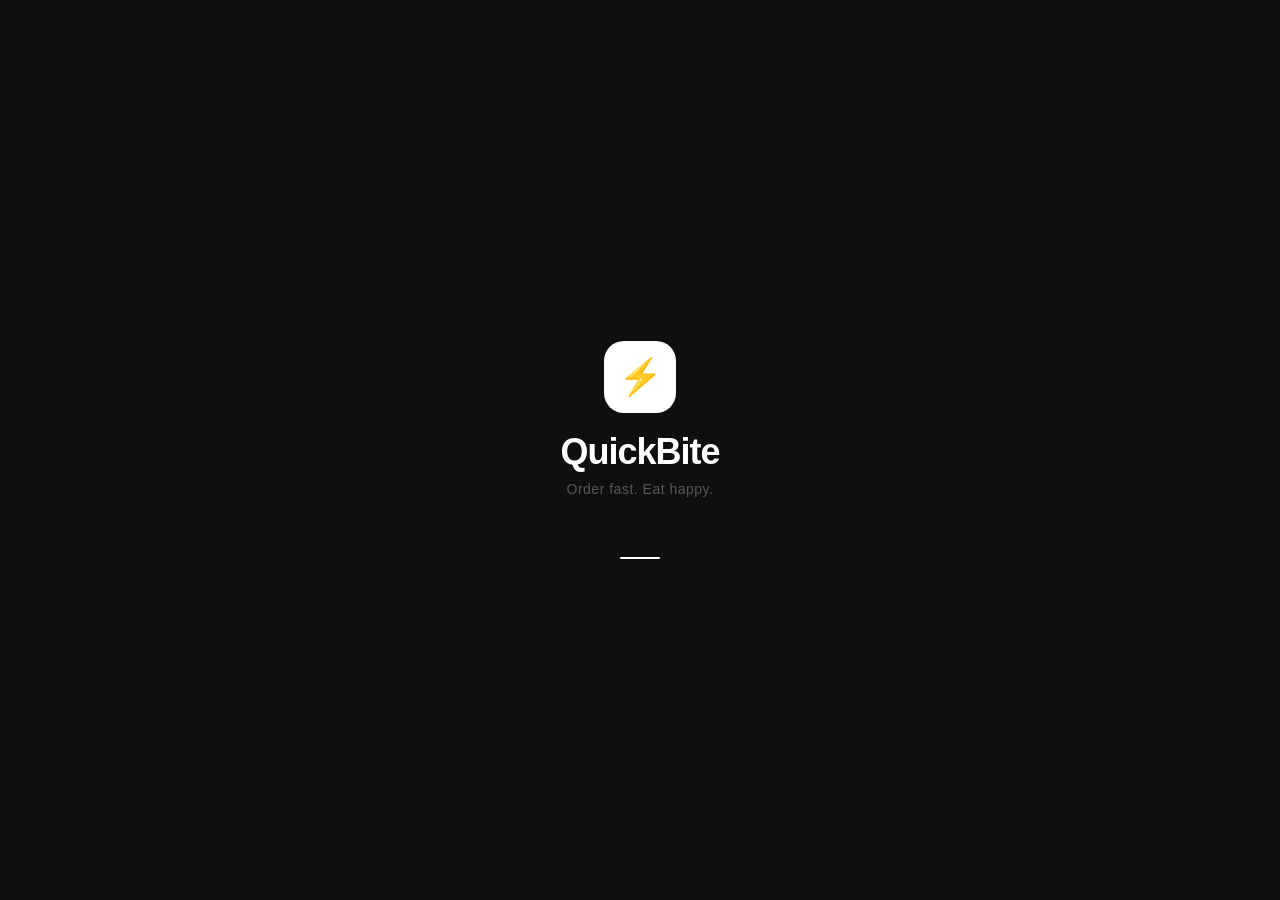
<file: index.html>
<!DOCTYPE html>
<html lang="en">
<head>
<meta charset="UTF-8">
<meta name="viewport" content="width=device-width, initial-scale=1.0, maximum-scale=1.0">
<title>QuickBite</title>
<style>
  * { margin: 0; padding: 0; box-sizing: border-box; }
  body {
    background: #0f0f0f;
    display: flex; flex-direction: column;
    align-items: center; justify-content: center;
    height: 100vh;
    font-family: 'Segoe UI', -apple-system, sans-serif;
    overflow: hidden;
  }
  .logo-mark {
    width: 72px; height: 72px;
    background: #fff;
    border-radius: 20px;
    display: flex; align-items: center; justify-content: center;
    font-size: 36px;
    animation: appear 0.6s cubic-bezier(0.34, 1.56, 0.64, 1) both;
  }
  .name {
    color: #fff;
    font-size: 36px;
    font-weight: 800;
    letter-spacing: -1px;
    margin-top: 18px;
    animation: rise 0.5s 0.2s ease both;
  }
  .tagline {
    color: #555;
    font-size: 14px;
    margin-top: 8px;
    letter-spacing: 0.5px;
    animation: rise 0.5s 0.35s ease both;
  }
  .progress {
    margin-top: 60px;
    width: 40px; height: 2px;
    background: #222;
    border-radius: 2px;
    overflow: hidden;
    animation: rise 0.3s 0.5s ease both;
  }
  .progress-fill {
    height: 100%; width: 0;
    background: #fff;
    animation: fill 2s 0.5s ease forwards;
  }
  @keyframes appear {
    from { opacity: 0; transform: scale(0.6); }
    to { opacity: 1; transform: scale(1); }
  }
  @keyframes rise {
    from { opacity: 0; transform: translateY(8px); }
    to { opacity: 1; transform: translateY(0); }
  }
  @keyframes fill { from { width: 0; } to { width: 100%; } }
</style>
</head>
<body>
<div class="logo-mark">⚡</div>
<div class="name">QuickBite</div>
<div class="tagline">Order fast. Eat happy.</div>
<div class="progress"><div class="progress-fill"></div></div>
<script>setTimeout(() => { window.location.href = 'login.html'; }, 2600);</script>
</body>
</html>
</file>
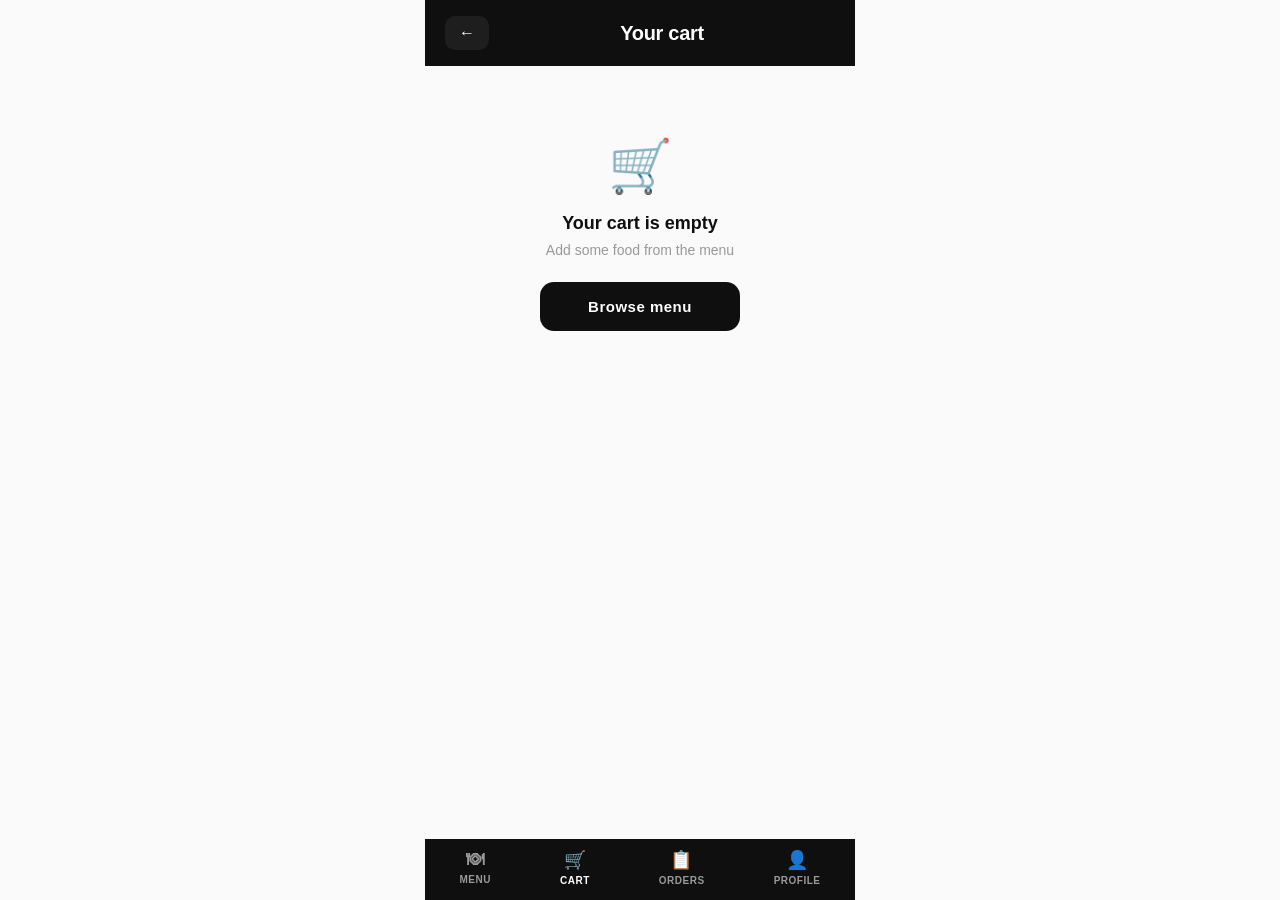
<file: cart.html>
<!DOCTYPE html>
<html lang="en">
<head>
<meta charset="UTF-8">
<meta name="viewport" content="width=device-width, initial-scale=1.0, maximum-scale=1.0">
<title>QuickBite – Cart</title>
<link rel="stylesheet" href="style.css">
<style>
  .cart-item {
    display: flex; align-items: center; gap: 14px;
    padding: 14px 20px; border-bottom: 1px solid #f0f0f0;
    background: #fff;
  }
  .item-emoji { font-size: 32px; min-width: 40px; text-align: center; }
  .item-info { flex: 1; }
  .item-name { font-size: 14px; font-weight: 700; }
  .item-price { font-size: 13px; color: #999; margin-top: 2px; }
  .qty-row { display: flex; align-items: center; gap: 10px; }
  .q-btn { width: 28px; height: 28px; border-radius: 8px; border: 1px solid #e8e8e8; background: #fff; font-size: 16px; cursor: pointer; display: flex; align-items: center; justify-content: center; font-weight: 600; transition: background 0.12s; }
  .q-btn:hover { background: #f5f5f5; }
  .q-num { font-size: 15px; font-weight: 700; min-width: 18px; text-align: center; }
  .items-section { background: #fff; border-top: 1px solid #f0f0f0; margin-bottom: 8px; }
  .checkout-section { margin: 0 20px; }
  .total-card {
    background: #fff; border: 1px solid #e8e8e8; border-radius: 16px;
    padding: 16px 18px; display: flex; align-items: center;
    justify-content: space-between; margin-bottom: 20px;
  }
  .total-label { font-size: 14px; color: #999; }
  .total-val { font-size: 24px; font-weight: 800; letter-spacing: -0.5px; }
  .items-header { padding: 16px 20px 8px; display: flex; align-items: center; justify-content: space-between; }
  .items-header span { font-size: 11px; font-weight: 700; letter-spacing: 1px; text-transform: uppercase; color: #aaa; }
  .clear-btn { font-size: 12px; color: #aaa; background: none; border: none; cursor: pointer; font-weight: 600; }
  .clear-btn:hover { color: #0f0f0f; }
</style>
</head>
<body>

<div class="topbar">
  <a class="back-btn" href="menu.html">←</a>
  <h1>Your cart</h1>
  <div></div>
</div>

<div id="cart-content"></div>

<div class="bottomnav">
  <a href="menu.html"><span class="nav-icon">🍽</span>Menu</a>
  <a href="cart.html" class="active"><span class="nav-icon">🛒</span>Cart</a>
  <a href="history.html"><span class="nav-icon">📋</span>Orders</a>
  <a href="profile.html"><span class="nav-icon">👤</span>Profile</a>
</div>

<script>
function getCart(){ return JSON.parse(localStorage.getItem('qb_cart')||'[]'); }
function saveCart(c){ localStorage.setItem('qb_cart',JSON.stringify(c)); render(); }

function changeQty(id, d) {
  let cart = getCart();
  const item = cart.find(i=>i.id===id);
  if(item){ item.qty+=d; if(item.qty<=0) cart=cart.filter(i=>i.id!==id); }
  saveCart(cart);
}

function render() {
  const cart = getCart();
  const c = document.getElementById('cart-content');
  if(!cart.length) {
    c.innerHTML = `<div class="empty-state">
      <div class="empty-icon">🛒</div>
      <h3>Your cart is empty</h3>
      <p>Add some food from the menu</p>
      <a class="btn-primary" href="menu.html" style="max-width:200px;margin:0 auto;">Browse menu</a>
    </div>`;
    return;
  }
  const total = cart.reduce((s,i)=>s+i.price*i.qty,0);
  c.innerHTML = `
    <div class="items-section">
      <div class="items-header">
        <span>Order items</span>
        <button class="clear-btn" onclick="if(confirm('Clear cart?')){localStorage.setItem('qb_cart','[]');render();}">Clear all</button>
      </div>
      ${cart.map(i=>`
        <div class="cart-item">
          <div class="item-emoji">${i.emoji}</div>
          <div class="item-info">
            <div class="item-name">${i.name}</div>
            <div class="item-price">₹${i.price} each</div>
          </div>
          <div class="qty-row">
            <button class="q-btn" onclick="changeQty(${i.id},-1)">−</button>
            <span class="q-num">${i.qty}</span>
            <button class="q-btn" onclick="changeQty(${i.id},1)">+</button>
          </div>
        </div>`).join('')}
    </div>
    <div class="checkout-section">
      <div class="total-card">
        <span class="total-label">Total amount</span>
        <span class="total-val">₹${total}</span>
      </div>
      <label>Delivery address</label>
      <textarea id="addr" rows="3" placeholder="Enter your full delivery address..."></textarea>
      <label>Payment method</label>
      <select id="pay">
        <option value="">Select payment method</option>
        <option>Cash on Delivery</option>
        <option>UPI – PhonePe</option>
        <option>UPI – GPay</option>
        <option>Debit / Credit Card</option>
      </select>
      <button class="btn-primary" style="margin-bottom:16px" onclick="placeOrder(${total})">Place order</button>
    </div>`;
}

function placeOrder(total) {
  const addr = document.getElementById('addr').value.trim();
  const pay = document.getElementById('pay').value;
  if(!addr){ alert('Please enter your delivery address.'); return; }
  if(!pay){ alert('Please select a payment method.'); return; }
  const cart = getCart();
  const history = JSON.parse(localStorage.getItem('qb_history')||'[]');
  history.unshift({ id: Date.now(), items: cart, total, address: addr, payment: pay, date: new Date().toLocaleString('en-IN') });
  localStorage.setItem('qb_history', JSON.stringify(history));
  localStorage.setItem('qb_lastOrder', JSON.stringify({ total, address: addr, payment: pay, items: cart }));
  localStorage.setItem('qb_cart','[]');
  window.location.href = 'confirmation.html';
}

render();
</script>
</body>
</html>
</file>
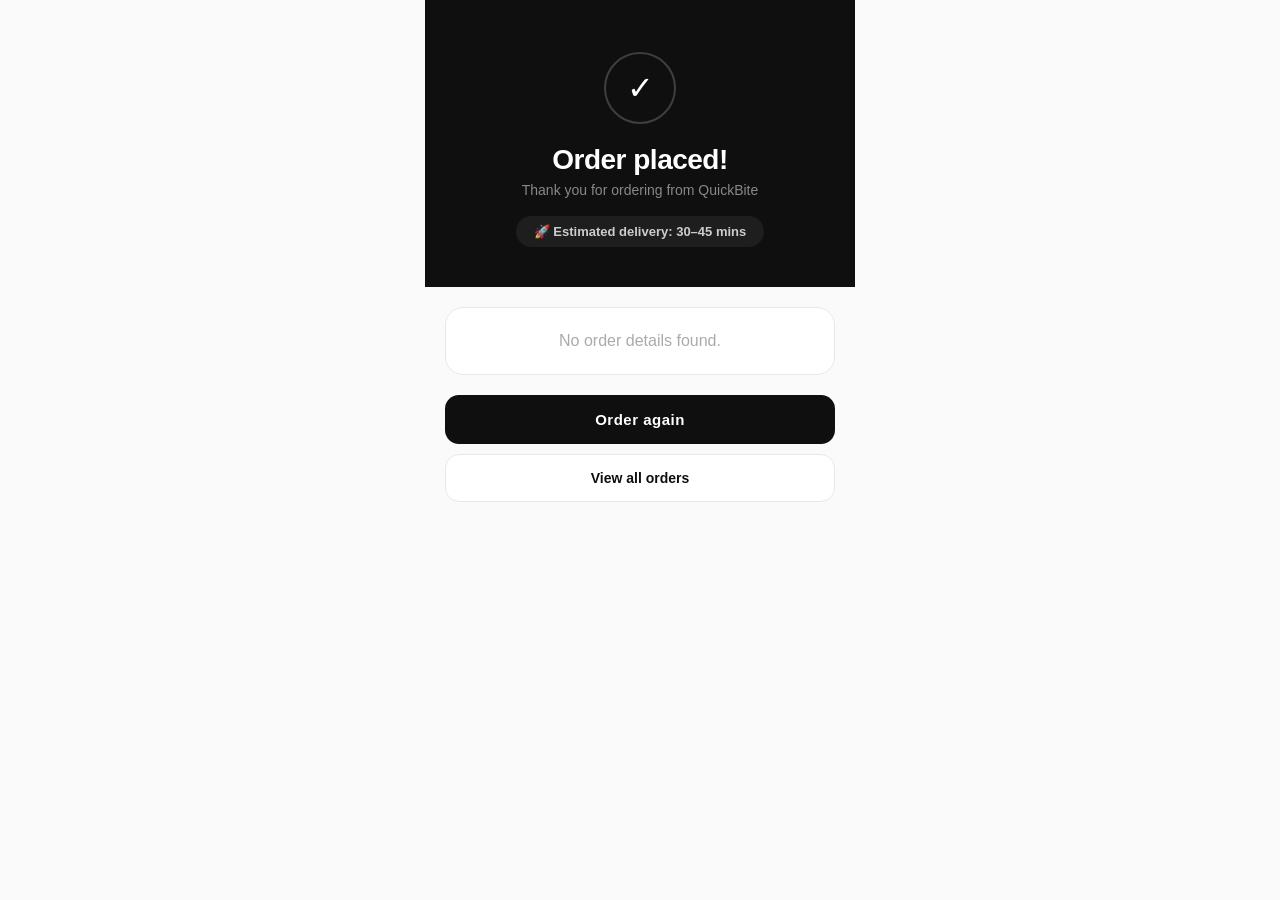
<file: confirmation.html>
<!DOCTYPE html>
<html lang="en">
<head>
<meta charset="UTF-8">
<meta name="viewport" content="width=device-width, initial-scale=1.0, maximum-scale=1.0">
<title>QuickBite – Order Confirmed</title>
<link rel="stylesheet" href="style.css">
<style>
  body { padding-bottom: 32px; background: #fafafa; }
  .hero {
    background: #0f0f0f; color: #fff;
    padding: 52px 24px 40px;
    text-align: center;
  }
  .check-ring {
    width: 72px; height: 72px; border-radius: 50%;
    border: 2px solid rgba(255,255,255,0.2);
    display: flex; align-items: center; justify-content: center;
    font-size: 32px; margin: 0 auto 20px;
    animation: pop 0.5s cubic-bezier(0.34,1.56,0.64,1) both;
  }
  @keyframes pop { from{transform:scale(0)} to{transform:scale(1)} }
  .hero h1 { font-size: 28px; font-weight: 800; letter-spacing: -0.5px; }
  .hero p { color: #888; font-size: 14px; margin-top: 6px; }
  .eta-pill {
    display: inline-flex; align-items: center; gap: 6px;
    background: #1e1e1e; border-radius: 30px;
    padding: 8px 18px; font-size: 13px; font-weight: 600;
    margin-top: 18px; color: #ccc;
  }
  .summary-card {
    background: #fff; border: 1px solid #e8e8e8;
    border-radius: 18px; margin: 20px;
    overflow: hidden;
  }
  .summary-row {
    display: flex; align-items: flex-start; gap: 12px;
    padding: 14px 18px; border-bottom: 1px solid #f5f5f5;
  }
  .summary-row:last-child { border-bottom: none; }
  .row-icon { font-size: 16px; min-width: 22px; margin-top: 1px; }
  .row-label { font-size: 11px; color: #aaa; font-weight: 600; text-transform: uppercase; letter-spacing: 0.5px; margin-bottom: 3px; }
  .row-val { font-size: 14px; font-weight: 600; }
  .items-list { font-size: 13px; color: #555; line-height: 1.8; }
  .actions { padding: 0 20px; display: flex; flex-direction: column; gap: 10px; }
</style>
</head>
<body>

<div class="hero">
  <div class="check-ring">✓</div>
  <h1>Order placed!</h1>
  <p>Thank you for ordering from QuickBite</p>
  <div class="eta-pill">🚀 Estimated delivery: 30–45 mins</div>
</div>

<div class="summary-card" id="summary"></div>

<div class="actions">
  <a class="btn-primary" href="menu.html">Order again</a>
  <a class="btn-secondary" href="history.html">View all orders</a>
</div>

<script>
const order = JSON.parse(localStorage.getItem('qb_lastOrder')||'{}');
const s = document.getElementById('summary');
if(order.total) {
  s.innerHTML = `
    <div class="summary-row"><span class="row-icon">📍</span><div><div class="row-label">Delivery address</div><div class="row-val">${order.address}</div></div></div>
    <div class="summary-row"><span class="row-icon">💳</span><div><div class="row-label">Payment</div><div class="row-val">${order.payment}</div></div></div>
    <div class="summary-row"><span class="row-icon">🍽</span><div><div class="row-label">Items</div><div class="items-list">${(order.items||[]).map(i=>`${i.emoji} ${i.name} × ${i.qty}`).join('<br>')}</div></div></div>
    <div class="summary-row"><span class="row-icon">💰</span><div><div class="row-label">Total paid</div><div class="row-val" style="font-size:18px;font-weight:800">₹${order.total}</div></div></div>`;
} else {
  s.innerHTML = '<div style="padding:24px;text-align:center;color:#aaa">No order details found.</div>';
}
</script>
</body>
</html>
</file>
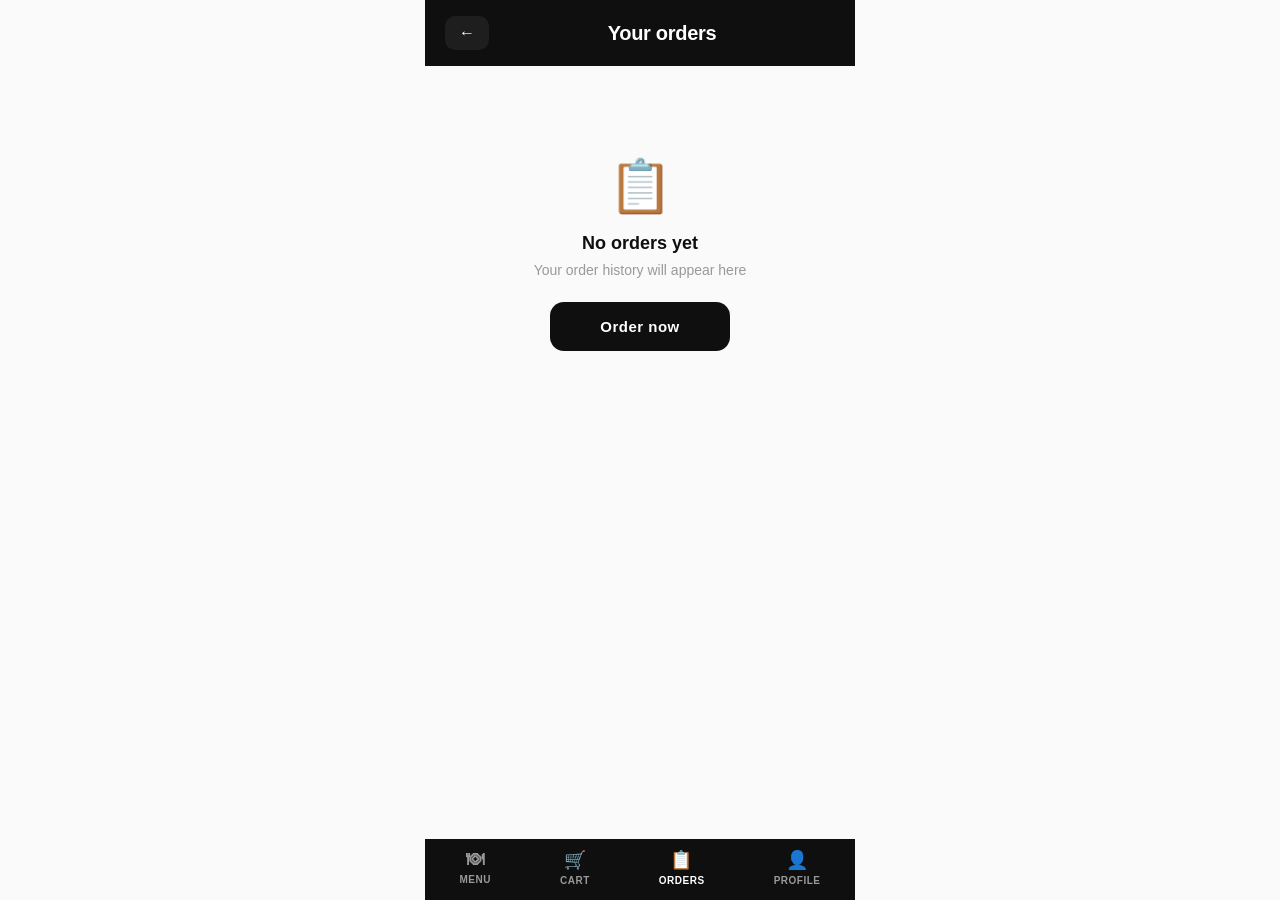
<file: history.html>
<!DOCTYPE html>
<html lang="en">
<head>
<meta charset="UTF-8">
<meta name="viewport" content="width=device-width, initial-scale=1.0, maximum-scale=1.0">
<title>QuickBite – Orders</title>
<link rel="stylesheet" href="style.css">
<style>
  .order-card {
    background: #fff; border: 1px solid #e8e8e8;
    border-radius: 16px; overflow: hidden; margin-bottom: 12px;
  }
  .order-head {
    padding: 14px 16px;
    display: flex; align-items: center; justify-content: space-between;
    border-bottom: 1px solid #f5f5f5;
  }
  .order-num { font-size: 13px; font-weight: 800; }
  .order-date { font-size: 11px; color: #aaa; margin-top: 2px; }
  .status-pill {
    background: #f5f5f5; color: #555;
    border-radius: 20px; padding: 4px 12px;
    font-size: 11px; font-weight: 700;
    letter-spacing: 0.3px;
  }
  .order-body { padding: 12px 16px; }
  .order-items { font-size: 13px; color: #555; line-height: 1.8; margin-bottom: 10px; }
  .order-foot {
    display: flex; align-items: center; justify-content: space-between;
    padding-top: 10px; border-top: 1px solid #f5f5f5;
  }
  .order-pay { font-size: 12px; color: #aaa; }
  .order-total { font-size: 18px; font-weight: 800; }
</style>
</head>
<body>

<div class="topbar">
  <a class="back-btn" href="menu.html">←</a>
  <h1>Your orders</h1>
  <div></div>
</div>

<div class="section" id="history-content"></div>

<div class="bottomnav">
  <a href="menu.html"><span class="nav-icon">🍽</span>Menu</a>
  <a href="cart.html"><span class="nav-icon">🛒</span>Cart</a>
  <a href="history.html" class="active"><span class="nav-icon">📋</span>Orders</a>
  <a href="profile.html"><span class="nav-icon">👤</span>Profile</a>
</div>

<script>
const history = JSON.parse(localStorage.getItem('qb_history')||'[]');
const c = document.getElementById('history-content');
if(!history.length) {
  c.innerHTML = `<div class="empty-state">
    <div class="empty-icon">📋</div>
    <h3>No orders yet</h3>
    <p>Your order history will appear here</p>
    <a class="btn-primary" href="menu.html" style="max-width:180px;margin:0 auto">Order now</a>
  </div>`;
} else {
  c.innerHTML = history.map((o,i) => `
    <div class="order-card">
      <div class="order-head">
        <div>
          <div class="order-num">Order #${String(history.length - i).padStart(3,'0')}</div>
          <div class="order-date">${o.date}</div>
        </div>
        <span class="status-pill">Delivered</span>
      </div>
      <div class="order-body">
        <div class="order-items">${o.items.map(it=>`${it.emoji} ${it.name} × ${it.qty}`).join('<br>')}</div>
        <div class="order-foot">
          <span class="order-pay">${o.payment}</span>
          <span class="order-total">₹${o.total}</span>
        </div>
      </div>
    </div>`).join('');
}
</script>
</body>
</html>
</file>
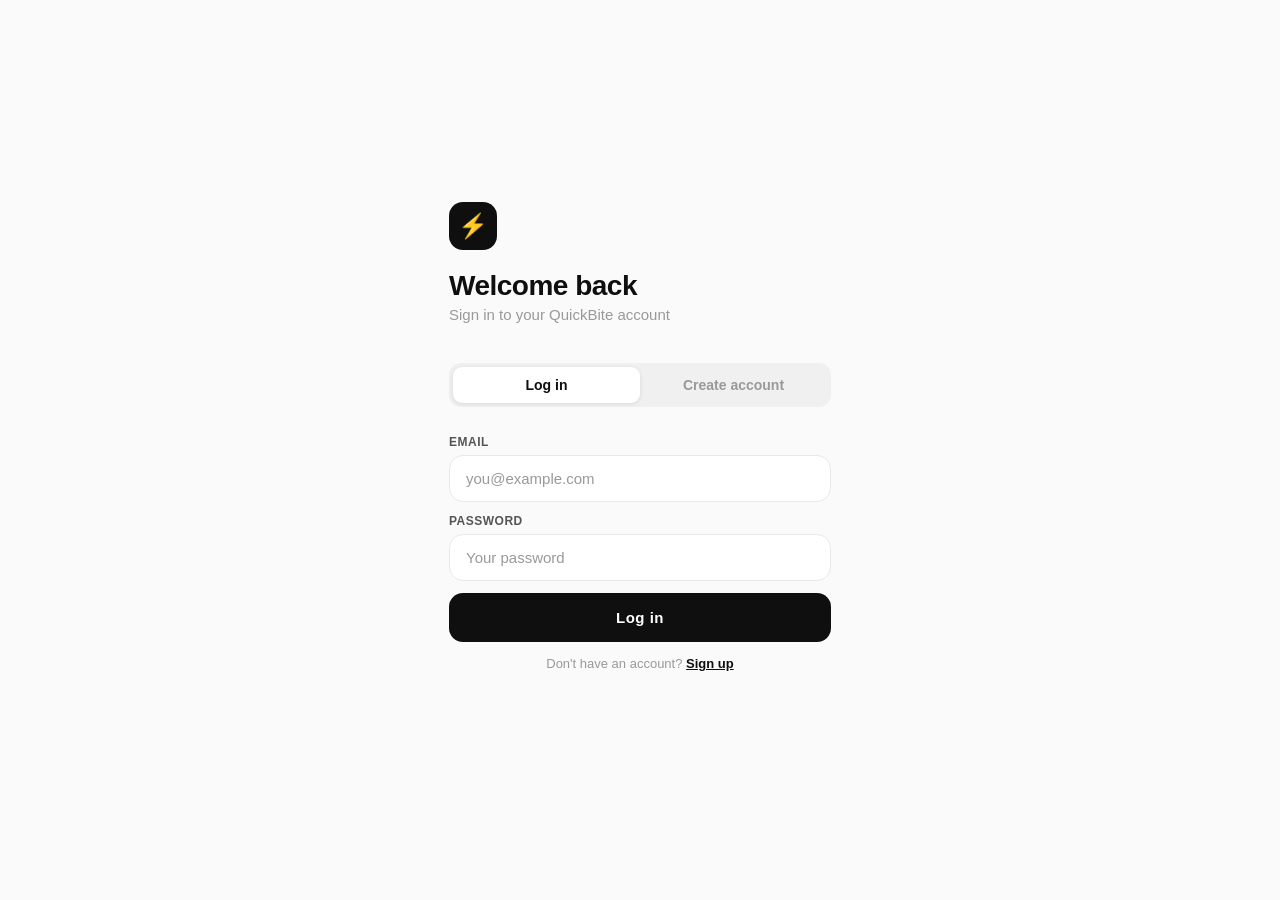
<file: login.html>
<!DOCTYPE html>
<html lang="en">
<head>
<meta charset="UTF-8">
<meta name="viewport" content="width=device-width, initial-scale=1.0, maximum-scale=1.0">
<title>QuickBite – Sign In</title>
<link rel="stylesheet" href="style.css">
<style>
  body { background: #fafafa; display: flex; flex-direction: column; justify-content: center; min-height: 100vh; padding: 32px 24px; padding-bottom: 32px; }
  .brand { margin-bottom: 40px; }
  .brand-mark { width: 48px; height: 48px; background: #0f0f0f; border-radius: 14px; display: flex; align-items: center; justify-content: center; font-size: 24px; margin-bottom: 20px; }
  .brand h1 { font-size: 28px; font-weight: 800; letter-spacing: -0.5px; }
  .brand p { color: #999; font-size: 15px; margin-top: 4px; }
  .tabs { display: flex; background: #f0f0f0; border-radius: 12px; padding: 4px; margin-bottom: 28px; }
  .tab { flex: 1; padding: 10px; text-align: center; font-size: 14px; font-weight: 600; color: #999; cursor: pointer; border-radius: 9px; border: none; background: transparent; transition: all 0.2s; }
  .tab.active { background: #fff; color: #0f0f0f; box-shadow: 0 1px 4px rgba(0,0,0,0.1); }
  .error-msg { color: #c0392b; font-size: 13px; text-align: center; margin-top: 10px; min-height: 18px; }
  #signup-form { display: none; }
  .forgot { text-align: center; color: #999; font-size: 13px; margin-top: 14px; }
</style>
</head>
<body>
<div class="brand">
  <div class="brand-mark">⚡</div>
  <h1>Welcome back</h1>
  <p>Sign in to your QuickBite account</p>
</div>

<div class="tabs">
  <button class="tab active" onclick="showTab('login')">Log in</button>
  <button class="tab" onclick="showTab('signup')">Create account</button>
</div>

<div id="login-form">
  <label>Email</label>
  <input type="email" id="login-email" placeholder="you@example.com" />
  <label>Password</label>
  <input type="password" id="login-pass" placeholder="Your password" />
  <button class="btn-primary" onclick="doLogin()">Log in</button>
  <p class="forgot">Don't have an account? <a href="#" onclick="showTab('signup');return false;" style="color:#0f0f0f;font-weight:600;">Sign up</a></p>
  <div class="error-msg" id="login-error"></div>
</div>

<div id="signup-form">
  <label>Full Name</label>
  <input type="text" id="signup-name" placeholder="Your name" />
  <label>Email</label>
  <input type="email" id="signup-email" placeholder="you@example.com" />
  <label>Password</label>
  <input type="password" id="signup-pass" placeholder="Min. 6 characters" />
  <button class="btn-primary" onclick="doSignup()">Create account</button>
  <div class="error-msg" id="signup-error"></div>
</div>

<script>
function showTab(tab) {
  document.getElementById('login-form').style.display = tab === 'login' ? 'block' : 'none';
  document.getElementById('signup-form').style.display = tab === 'signup' ? 'block' : 'none';
  document.querySelectorAll('.tab').forEach((t, i) => {
    t.classList.toggle('active', (i === 0 && tab === 'login') || (i === 1 && tab === 'signup'));
  });
}
function doLogin() {
  const email = document.getElementById('login-email').value.trim();
  const pass = document.getElementById('login-pass').value;
  const err = document.getElementById('login-error');
  if (!email || !pass) { err.textContent = 'Please fill in all fields.'; return; }
  const stored = localStorage.getItem('qb_user_' + email);
  if (!stored || stored !== pass) { err.textContent = 'Incorrect email or password.'; return; }
  localStorage.setItem('qb_currentUser', email);
  localStorage.setItem('qb_userName', localStorage.getItem('qb_name_' + email) || email.split('@')[0]);
  window.location.href = 'menu.html';
}
function doSignup() {
  const name = document.getElementById('signup-name').value.trim();
  const email = document.getElementById('signup-email').value.trim();
  const pass = document.getElementById('signup-pass').value;
  const err = document.getElementById('signup-error');
  if (!name || !email || !pass) { err.textContent = 'Please fill in all fields.'; return; }
  if (pass.length < 6) { err.textContent = 'Password must be at least 6 characters.'; return; }
  localStorage.setItem('qb_user_' + email, pass);
  localStorage.setItem('qb_name_' + email, name);
  localStorage.setItem('qb_currentUser', email);
  localStorage.setItem('qb_userName', name);
  window.location.href = 'menu.html';
}
</script>
</body>
</html>
</file>
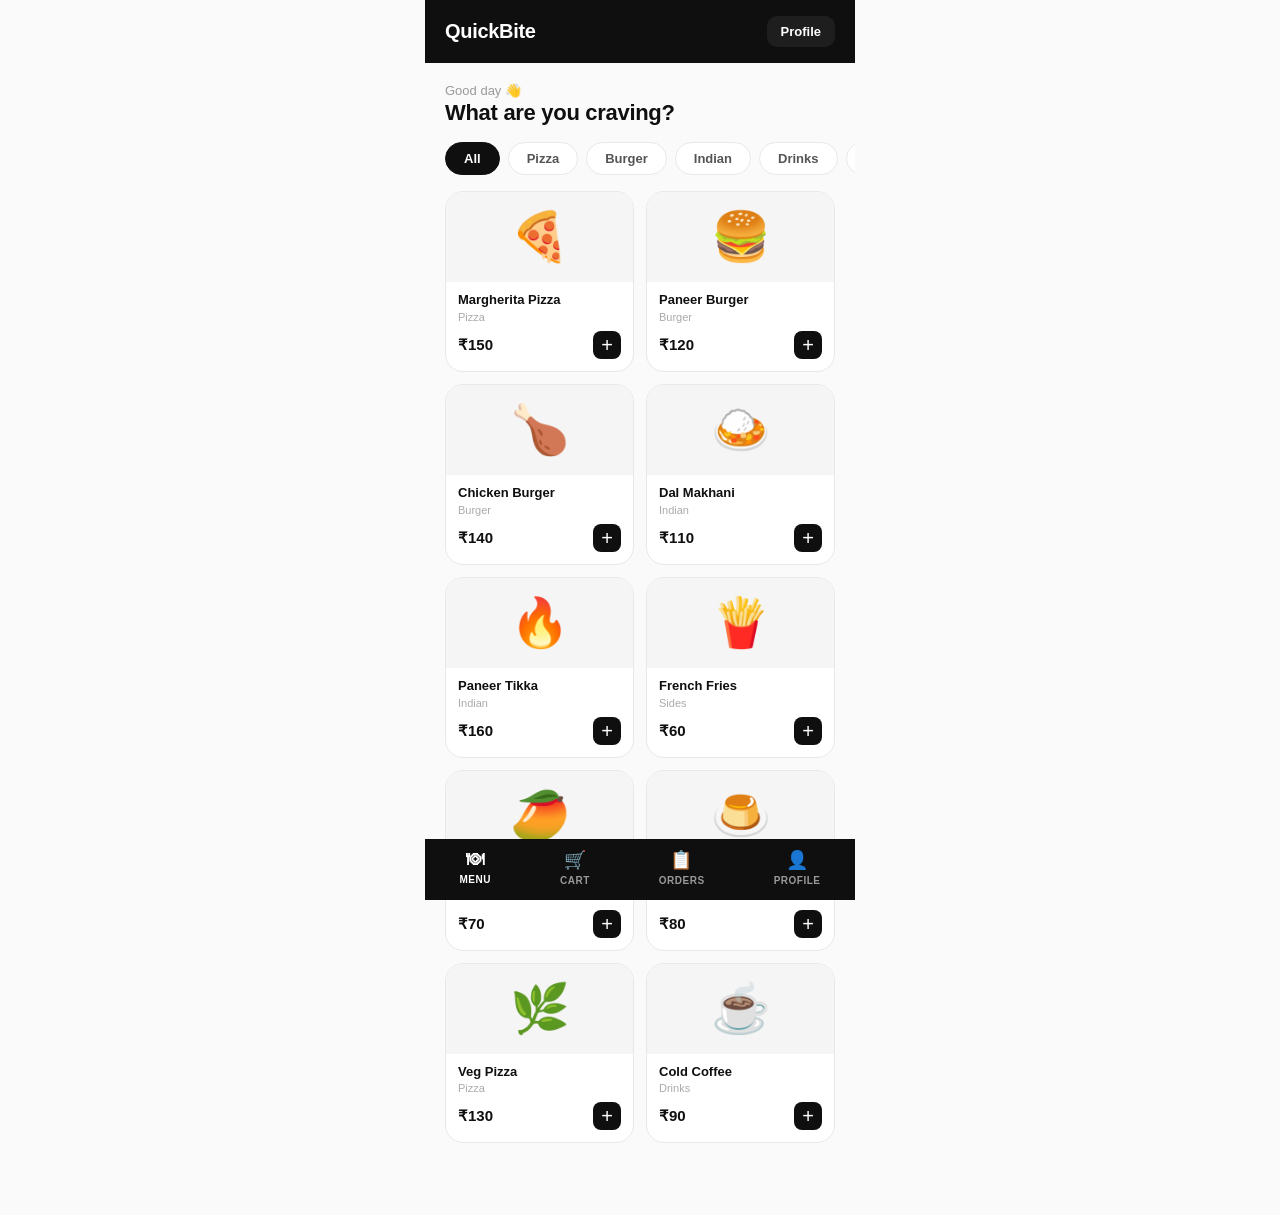
<file: menu.html>
<!DOCTYPE html>
<html lang="en">
<head>
<meta charset="UTF-8">
<meta name="viewport" content="width=device-width, initial-scale=1.0, maximum-scale=1.0">
<title>QuickBite – Menu</title>
<link rel="stylesheet" href="style.css">
<style>
  .greeting { padding: 20px 20px 0; }
  .greeting p { color: #999; font-size: 13px; }
  .greeting h2 { font-size: 22px; font-weight: 800; letter-spacing: -0.3px; margin-top: 2px; }
  .cats {
    display: flex; gap: 8px;
    padding: 16px 20px; overflow-x: auto; scrollbar-width: none;
  }
  .cats::-webkit-scrollbar { display: none; }
  .cat {
    background: #fff; color: #555; border: 1px solid #e8e8e8;
    border-radius: 30px; padding: 8px 18px; font-size: 13px;
    font-weight: 600; cursor: pointer; white-space: nowrap;
    transition: all 0.15s;
  }
  .cat.active { background: #0f0f0f; color: #fff; border-color: #0f0f0f; }
  .food-grid { display: grid; grid-template-columns: 1fr 1fr; gap: 12px; padding: 0 20px; }
  .food-card {
    background: #fff;
    border: 1px solid #e8e8e8;
    border-radius: 18px;
    overflow: hidden;
    cursor: pointer;
    transition: transform 0.12s, box-shadow 0.12s;
  }
  .food-card:active { transform: scale(0.96); }
  .food-thumb {
    background: #f5f5f5;
    height: 90px;
    display: flex; align-items: center; justify-content: center;
    font-size: 48px;
  }
  .food-info { padding: 10px 12px 12px; }
  .food-name { font-size: 13px; font-weight: 700; color: #0f0f0f; line-height: 1.3; }
  .food-cat { font-size: 11px; color: #aaa; margin-top: 2px; }
  .food-row { display: flex; align-items: center; justify-content: space-between; margin-top: 8px; }
  .food-price { font-size: 15px; font-weight: 800; }
  .add-btn {
    width: 28px; height: 28px;
    background: #0f0f0f; color: #fff;
    border: none; border-radius: 8px;
    font-size: 20px; line-height: 1;
    cursor: pointer; display: flex; align-items: center; justify-content: center;
    transition: transform 0.1s;
    font-weight: 300;
  }
  .add-btn:active { transform: scale(0.85); }
  .cart-bar {
    position: fixed; bottom: 72px; left: 50%; transform: translateX(-50%);
    background: #0f0f0f; color: #fff;
    padding: 14px 24px; border-radius: 16px;
    display: flex; align-items: center; justify-content: space-between;
    gap: 32px; font-size: 14px; font-weight: 600;
    cursor: pointer; text-decoration: none;
    width: calc(100% - 40px); max-width: 390px;
    opacity: 0; transition: opacity 0.25s, transform 0.25s;
    z-index: 90; pointer-events: none;
  }
  .cart-bar.visible { opacity: 1; pointer-events: all; }
  .cart-bar-left { display: flex; align-items: center; gap: 10px; }
  .cart-badge { background: #fff; color: #0f0f0f; border-radius: 8px; padding: 3px 9px; font-size: 13px; font-weight: 800; }
  .cart-total { font-size: 16px; font-weight: 800; }
</style>
</head>
<body>

<div class="topbar">
  <h1>QuickBite</h1>
  <div class="topbar-actions">
    <a class="icon-btn" href="profile.html">Profile</a>
  </div>
</div>

<div class="greeting">
  <p>Good day 👋</p>
  <h2>What are you craving?</h2>
</div>

<div class="cats">
  <button class="cat active" onclick="filterCat('All',this)">All</button>
  <button class="cat" onclick="filterCat('Pizza',this)">Pizza</button>
  <button class="cat" onclick="filterCat('Burger',this)">Burger</button>
  <button class="cat" onclick="filterCat('Indian',this)">Indian</button>
  <button class="cat" onclick="filterCat('Drinks',this)">Drinks</button>
  <button class="cat" onclick="filterCat('Desserts',this)">Desserts</button>
  <button class="cat" onclick="filterCat('Sides',this)">Sides</button>
</div>

<div class="food-grid" id="food-grid"></div>
<div class="toast" id="toast">Added to cart</div>

<a class="cart-bar" href="cart.html" id="cart-bar">
  <div class="cart-bar-left">
    <span class="cart-badge" id="cb-count">0</span>
    <span>View cart</span>
  </div>
  <span class="cart-total" id="cb-total">₹0</span>
</a>

<div class="bottomnav">
  <a href="menu.html" class="active"><span class="nav-icon">🍽</span>Menu</a>
  <a href="cart.html"><span class="nav-icon">🛒</span>Cart</a>
  <a href="history.html"><span class="nav-icon">📋</span>Orders</a>
  <a href="profile.html"><span class="nav-icon">👤</span>Profile</a>
</div>

<script>
const FOODS = [
  { id:1, name:'Margherita Pizza', cat:'Pizza', price:150, emoji:'🍕' },
  { id:2, name:'Paneer Burger', cat:'Burger', price:120, emoji:'🍔' },
  { id:3, name:'Chicken Burger', cat:'Burger', price:140, emoji:'🍗' },
  { id:4, name:'Dal Makhani', cat:'Indian', price:110, emoji:'🍛' },
  { id:5, name:'Paneer Tikka', cat:'Indian', price:160, emoji:'🔥' },
  { id:6, name:'French Fries', cat:'Sides', price:60, emoji:'🍟' },
  { id:7, name:'Mango Lassi', cat:'Drinks', price:70, emoji:'🥭' },
  { id:8, name:'Gulab Jamun', cat:'Desserts', price:80, emoji:'🍮' },
  { id:9, name:'Veg Pizza', cat:'Pizza', price:130, emoji:'🌿' },
  { id:10, name:'Cold Coffee', cat:'Drinks', price:90, emoji:'☕' },
];

function getCart(){ return JSON.parse(localStorage.getItem('qb_cart')||'[]'); }
function saveCart(c){ localStorage.setItem('qb_cart',JSON.stringify(c)); }

function addToCart(id) {
  const food = FOODS.find(f=>f.id===id);
  let cart = getCart();
  const ex = cart.find(i=>i.id===id);
  if(ex) ex.qty++; else cart.push({...food, qty:1});
  saveCart(cart); updateCartBar(); showToast('Added to cart ✓');
}

function updateCartBar() {
  const cart = getCart();
  const count = cart.reduce((s,i)=>s+i.qty,0);
  const total = cart.reduce((s,i)=>s+i.price*i.qty,0);
  document.getElementById('cb-count').textContent = count;
  document.getElementById('cb-total').textContent = '₹'+total;
  document.getElementById('cart-bar').classList.toggle('visible', count > 0);
}

function showToast(msg) {
  const t = document.getElementById('toast');
  t.textContent = msg; t.classList.add('show');
  setTimeout(()=>t.classList.remove('show'),1400);
}

function renderFoods(list) {
  document.getElementById('food-grid').innerHTML = list.map(f=>`
    <div class="food-card">
      <div class="food-thumb">${f.emoji}</div>
      <div class="food-info">
        <div class="food-name">${f.name}</div>
        <div class="food-cat">${f.cat}</div>
        <div class="food-row">
          <span class="food-price">₹${f.price}</span>
          <button class="add-btn" onclick="addToCart(${f.id})">+</button>
        </div>
      </div>
    </div>`).join('');
}

function filterCat(cat, btn) {
  document.querySelectorAll('.cat').forEach(b=>b.classList.remove('active'));
  btn.classList.add('active');
  renderFoods(cat==='All' ? FOODS : FOODS.filter(f=>f.cat===cat));
}

renderFoods(FOODS);
updateCartBar();
</script>
</body>
</html>
</file>
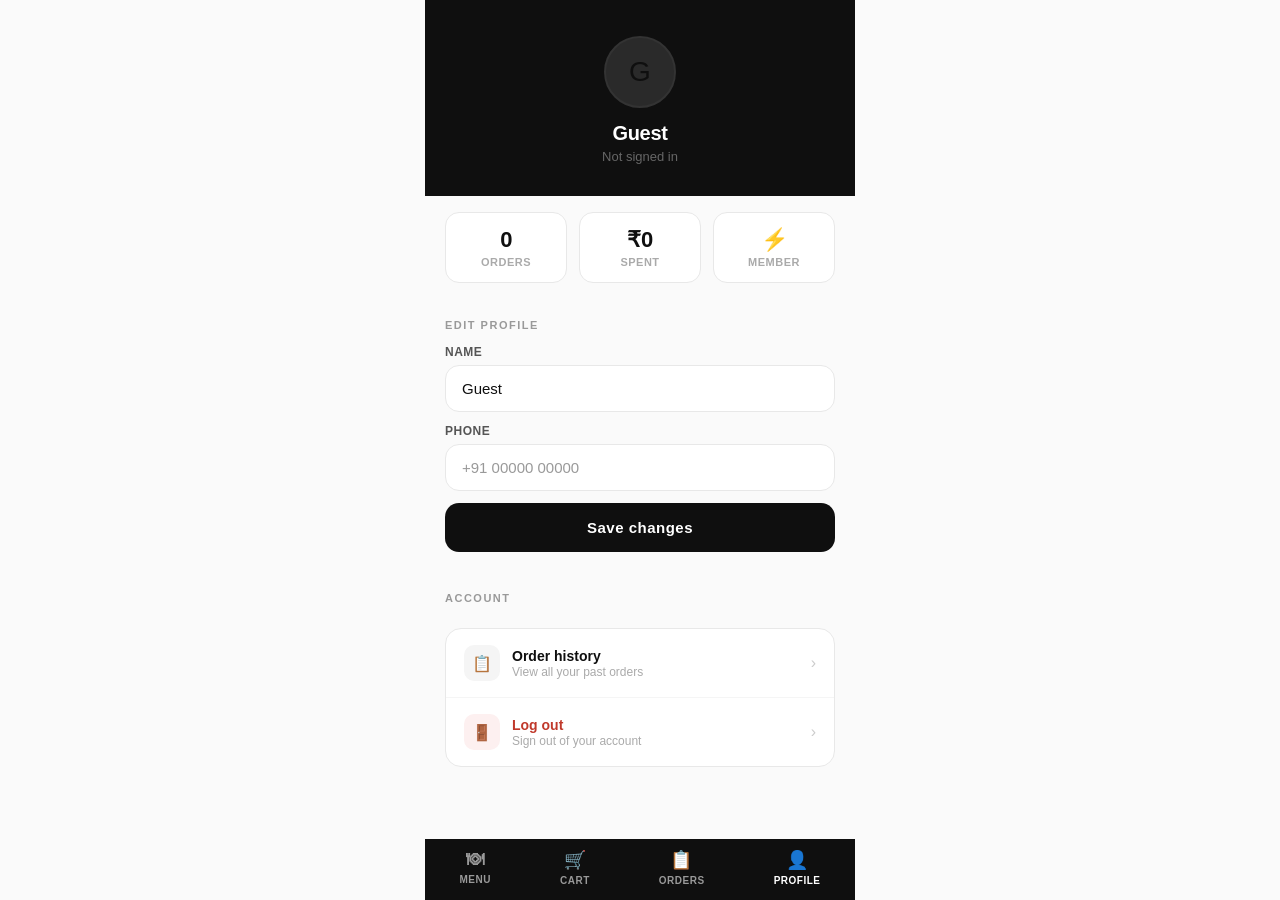
<file: profile.html>
<!DOCTYPE html>
<html lang="en">
<head>
<meta charset="UTF-8">
<meta name="viewport" content="width=device-width, initial-scale=1.0, maximum-scale=1.0">
<title>QuickBite – Profile</title>
<link rel="stylesheet" href="style.css">
<style>
  .profile-hero {
    background: #0f0f0f; padding: 36px 24px 32px;
    display: flex; flex-direction: column; align-items: center; text-align: center;
  }
  .avatar {
    width: 72px; height: 72px; background: #2a2a2a;
    border-radius: 50%; display: flex; align-items: center; justify-content: center;
    font-size: 28px; margin-bottom: 14px; border: 2px solid #333;
  }
  .profile-hero h2 { color: #fff; font-size: 20px; font-weight: 800; letter-spacing: -0.3px; }
  .profile-hero p { color: #666; font-size: 13px; margin-top: 4px; }
  .stats { display: flex; padding: 16px 20px; gap: 12px; }
  .stat { flex: 1; background: #fff; border: 1px solid #e8e8e8; border-radius: 14px; padding: 14px 12px; text-align: center; }
  .stat-num { font-size: 22px; font-weight: 800; letter-spacing: -0.5px; }
  .stat-lbl { font-size: 11px; color: #aaa; margin-top: 3px; font-weight: 600; text-transform: uppercase; letter-spacing: 0.5px; }
  .menu-list { margin: 0 20px; background: #fff; border: 1px solid #e8e8e8; border-radius: 16px; overflow: hidden; }
  .menu-row {
    display: flex; align-items: center; justify-content: space-between;
    padding: 16px 18px; border-bottom: 1px solid #f5f5f5;
    cursor: pointer; transition: background 0.12s; text-decoration: none; color: #0f0f0f;
  }
  .menu-row:last-child { border-bottom: none; }
  .menu-row:hover { background: #fafafa; }
  .menu-row-left { display: flex; align-items: center; gap: 12px; }
  .menu-icon { width: 36px; height: 36px; background: #f5f5f5; border-radius: 10px; display: flex; align-items: center; justify-content: center; font-size: 16px; }
  .menu-label { font-size: 14px; font-weight: 600; }
  .menu-sub { font-size: 12px; color: #aaa; margin-top: 1px; }
  .chevron { color: #ccc; font-size: 16px; }
  .section-gap { height: 20px; }
  .logout-row { color: #c0392b !important; }
  .logout-row .menu-icon { background: #fdf0f0; }
</style>
</head>
<body>

<div class="profile-hero">
  <div class="avatar" id="av">👤</div>
  <h2 id="disp-name">Loading...</h2>
  <p id="disp-email">...</p>
</div>

<div class="stats">
  <div class="stat"><div class="stat-num" id="s-orders">0</div><div class="stat-lbl">Orders</div></div>
  <div class="stat"><div class="stat-num" id="s-spent">₹0</div><div class="stat-lbl">Spent</div></div>
  <div class="stat"><div class="stat-num">⚡</div><div class="stat-lbl">Member</div></div>
</div>

<div class="section">
  <p class="section-label">Edit profile</p>
  <label>Name</label>
  <input type="text" id="inp-name" placeholder="Your name" />
  <label>Phone</label>
  <input type="tel" id="inp-phone" placeholder="+91 00000 00000" />
  <button class="btn-primary" onclick="save()">Save changes</button>
</div>

<div class="section-gap"></div>

<p class="section-label" style="padding:0 20px 10px">Account</p>
<div class="menu-list">
  <a class="menu-row" href="history.html">
    <div class="menu-row-left"><div class="menu-icon">📋</div><div><div class="menu-label">Order history</div><div class="menu-sub">View all your past orders</div></div></div>
    <span class="chevron">›</span>
  </a>
  <div class="menu-row logout-row" onclick="logout()">
    <div class="menu-row-left"><div class="menu-icon">🚪</div><div><div class="menu-label">Log out</div><div class="menu-sub">Sign out of your account</div></div></div>
    <span class="chevron">›</span>
  </div>
</div>

<div class="toast" id="toast">Changes saved</div>

<div class="bottomnav">
  <a href="menu.html"><span class="nav-icon">🍽</span>Menu</a>
  <a href="cart.html"><span class="nav-icon">🛒</span>Cart</a>
  <a href="history.html"><span class="nav-icon">📋</span>Orders</a>
  <a href="profile.html" class="active"><span class="nav-icon">👤</span>Profile</a>
</div>

<script>
const email = localStorage.getItem('qb_currentUser') || '';
const name = localStorage.getItem('qb_userName') || (email ? email.split('@')[0] : 'Guest');
document.getElementById('disp-name').textContent = name;
document.getElementById('disp-email').textContent = email || 'Not signed in';
document.getElementById('inp-name').value = name;
document.getElementById('inp-phone').value = localStorage.getItem('qb_phone') || '';
const history = JSON.parse(localStorage.getItem('qb_history')||'[]');
document.getElementById('s-orders').textContent = history.length;
document.getElementById('s-spent').textContent = '₹' + history.reduce((s,o)=>s+o.total,0);
// Avatar initials
const initials = name.split(' ').map(w=>w[0]).join('').slice(0,2).toUpperCase();
if(initials.length) document.getElementById('av').textContent = initials;

function save() {
  const n = document.getElementById('inp-name').value.trim();
  const p = document.getElementById('inp-phone').value.trim();
  if(n){ localStorage.setItem('qb_userName',n); document.getElementById('disp-name').textContent=n; }
  if(p) localStorage.setItem('qb_phone',p);
  const t=document.getElementById('toast'); t.classList.add('show');
  setTimeout(()=>t.classList.remove('show'),1800);
}
function logout() {
  if(confirm('Log out of QuickBite?')) {
    localStorage.removeItem('qb_currentUser');
    localStorage.setItem('qb_cart','[]');
    window.location.href='login.html';
  }
}
</script>
</body>
</html>
</file>
<file: style.css>
/* QuickBite — Elegant Black & White Theme */
* { margin: 0; padding: 0; box-sizing: border-box; -webkit-tap-highlight-color: transparent; }

:root {
  --black: #0f0f0f;
  --white: #ffffff;
  --gray-100: #f5f5f5;
  --gray-200: #e8e8e8;
  --gray-400: #999;
  --gray-600: #555;
  --gray-800: #222;
  --radius-sm: 10px;
  --radius-md: 14px;
  --radius-lg: 20px;
}

body {
  background: #fafafa;
  font-family: 'Segoe UI', -apple-system, BlinkMacSystemFont, sans-serif;
  color: var(--black);
  min-height: 100vh;
  padding-bottom: 72px;
  max-width: 430px;
  margin: 0 auto;
}

/* Topbar */
.topbar {
  background: var(--black);
  padding: 16px 20px;
  display: flex;
  align-items: center;
  justify-content: space-between;
  position: sticky;
  top: 0;
  z-index: 100;
}
.topbar h1 { color: var(--white); font-size: 20px; font-weight: 700; letter-spacing: -0.3px; }
.topbar-actions { display: flex; gap: 8px; }

.icon-btn {
  background: #1e1e1e;
  color: var(--white);
  border: none;
  border-radius: var(--radius-sm);
  padding: 8px 14px;
  font-size: 13px;
  font-weight: 600;
  cursor: pointer;
  text-decoration: none;
  display: inline-flex;
  align-items: center;
  gap: 5px;
  transition: background 0.15s;
}
.icon-btn:hover { background: #2a2a2a; }

.back-btn {
  background: #1e1e1e;
  color: var(--white);
  border: none;
  border-radius: var(--radius-sm);
  padding: 8px 14px;
  font-size: 16px;
  cursor: pointer;
  text-decoration: none;
  transition: background 0.15s;
}

/* Bottom nav */
.bottomnav {
  position: fixed;
  bottom: 0; left: 0; right: 0;
  background: var(--black);
  display: flex;
  justify-content: space-around;
  padding: 10px 0 14px;
  z-index: 100;
  max-width: 430px;
  margin: 0 auto;
}
.bottomnav a {
  text-decoration: none;
  color: var(--gray-400);
  font-size: 10px;
  font-weight: 600;
  display: flex;
  flex-direction: column;
  align-items: center;
  gap: 4px;
  letter-spacing: 0.5px;
  text-transform: uppercase;
  transition: color 0.15s;
}
.bottomnav a.active, .bottomnav a:hover { color: var(--white); }
.nav-icon { font-size: 18px; }

/* Sections */
.section { padding: 20px; }
.section-label {
  font-size: 11px;
  font-weight: 700;
  letter-spacing: 1.5px;
  text-transform: uppercase;
  color: var(--gray-400);
  margin-bottom: 14px;
}

/* Cards */
.card {
  background: var(--white);
  border-radius: var(--radius-lg);
  border: 1px solid var(--gray-200);
  overflow: hidden;
  transition: transform 0.12s;
}
.card:active { transform: scale(0.98); }

/* Form elements */
input, textarea, select {
  width: 100%;
  padding: 14px 16px;
  background: var(--white);
  border: 1px solid var(--gray-200);
  border-radius: var(--radius-md);
  color: var(--black);
  font-size: 15px;
  font-family: inherit;
  outline: none;
  transition: border-color 0.15s;
  margin-bottom: 12px;
  -webkit-appearance: none;
}
input:focus, textarea:focus, select:focus { border-color: var(--black); }
input::placeholder, textarea::placeholder { color: var(--gray-400); }

label {
  display: block;
  font-size: 12px;
  font-weight: 600;
  color: var(--gray-600);
  letter-spacing: 0.5px;
  margin-bottom: 6px;
  text-transform: uppercase;
}

/* Buttons */
.btn-primary {
  width: 100%;
  padding: 16px;
  background: var(--black);
  color: var(--white);
  border: none;
  border-radius: var(--radius-md);
  font-size: 15px;
  font-weight: 700;
  cursor: pointer;
  letter-spacing: 0.5px;
  transition: opacity 0.15s, transform 0.1s;
  text-decoration: none;
  display: block;
  text-align: center;
}
.btn-primary:active { transform: scale(0.98); opacity: 0.85; }

.btn-secondary {
  width: 100%;
  padding: 15px;
  background: var(--white);
  color: var(--black);
  border: 1px solid var(--gray-200);
  border-radius: var(--radius-md);
  font-size: 14px;
  font-weight: 600;
  cursor: pointer;
  transition: background 0.15s, transform 0.1s;
  text-decoration: none;
  display: block;
  text-align: center;
}
.btn-secondary:hover { background: var(--gray-100); }
.btn-secondary:active { transform: scale(0.98); }

/* Toast */
.toast {
  position: fixed;
  bottom: 84px;
  left: 50%;
  transform: translateX(-50%);
  background: var(--black);
  color: var(--white);
  padding: 10px 22px;
  border-radius: 30px;
  font-size: 13px;
  font-weight: 600;
  opacity: 0;
  transition: opacity 0.25s;
  z-index: 999;
  white-space: nowrap;
  pointer-events: none;
}
.toast.show { opacity: 1; }

/* Empty state */
.empty-state {
  text-align: center;
  padding: 70px 20px;
}
.empty-state .empty-icon { font-size: 52px; margin-bottom: 16px; }
.empty-state h3 { font-size: 18px; font-weight: 700; margin-bottom: 8px; }
.empty-state p { color: var(--gray-400); font-size: 14px; margin-bottom: 24px; }

/* Divider */
.divider { border: none; border-top: 1px solid var(--gray-200); margin: 0; }
</file>
